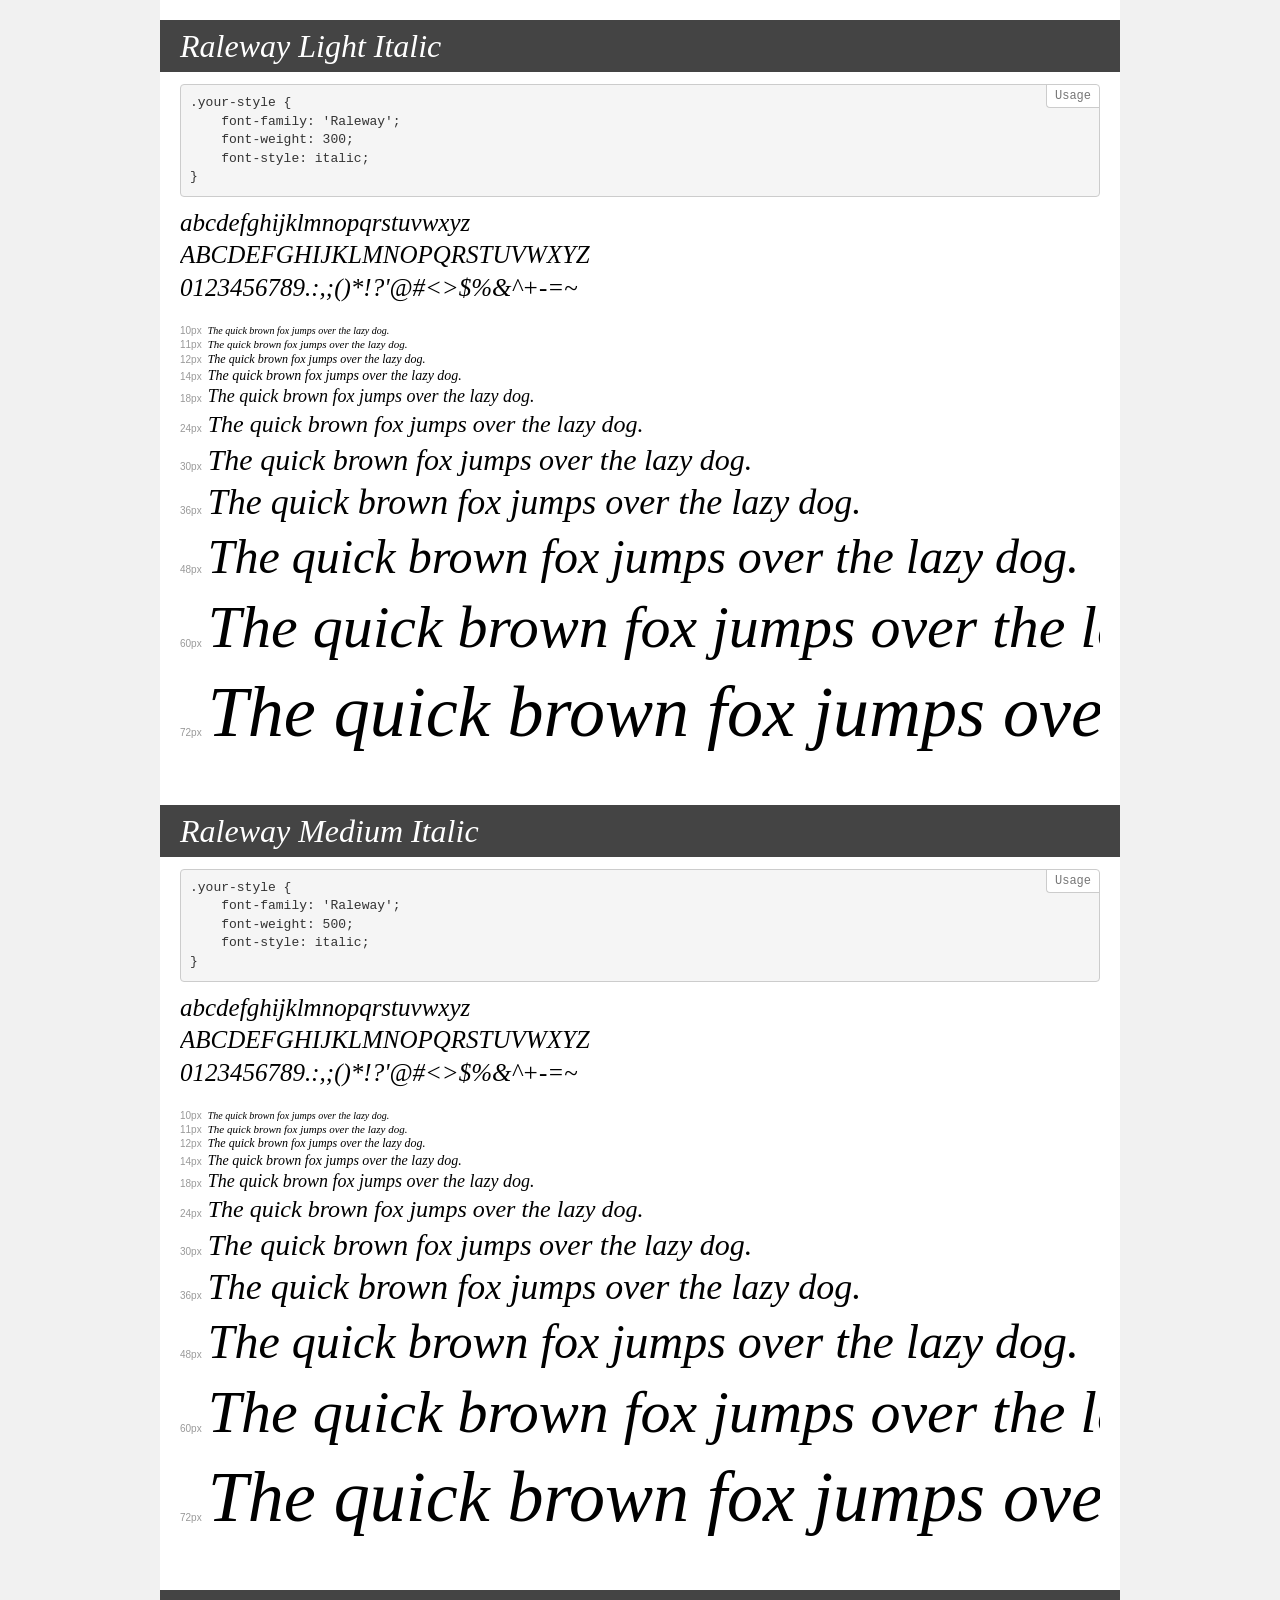
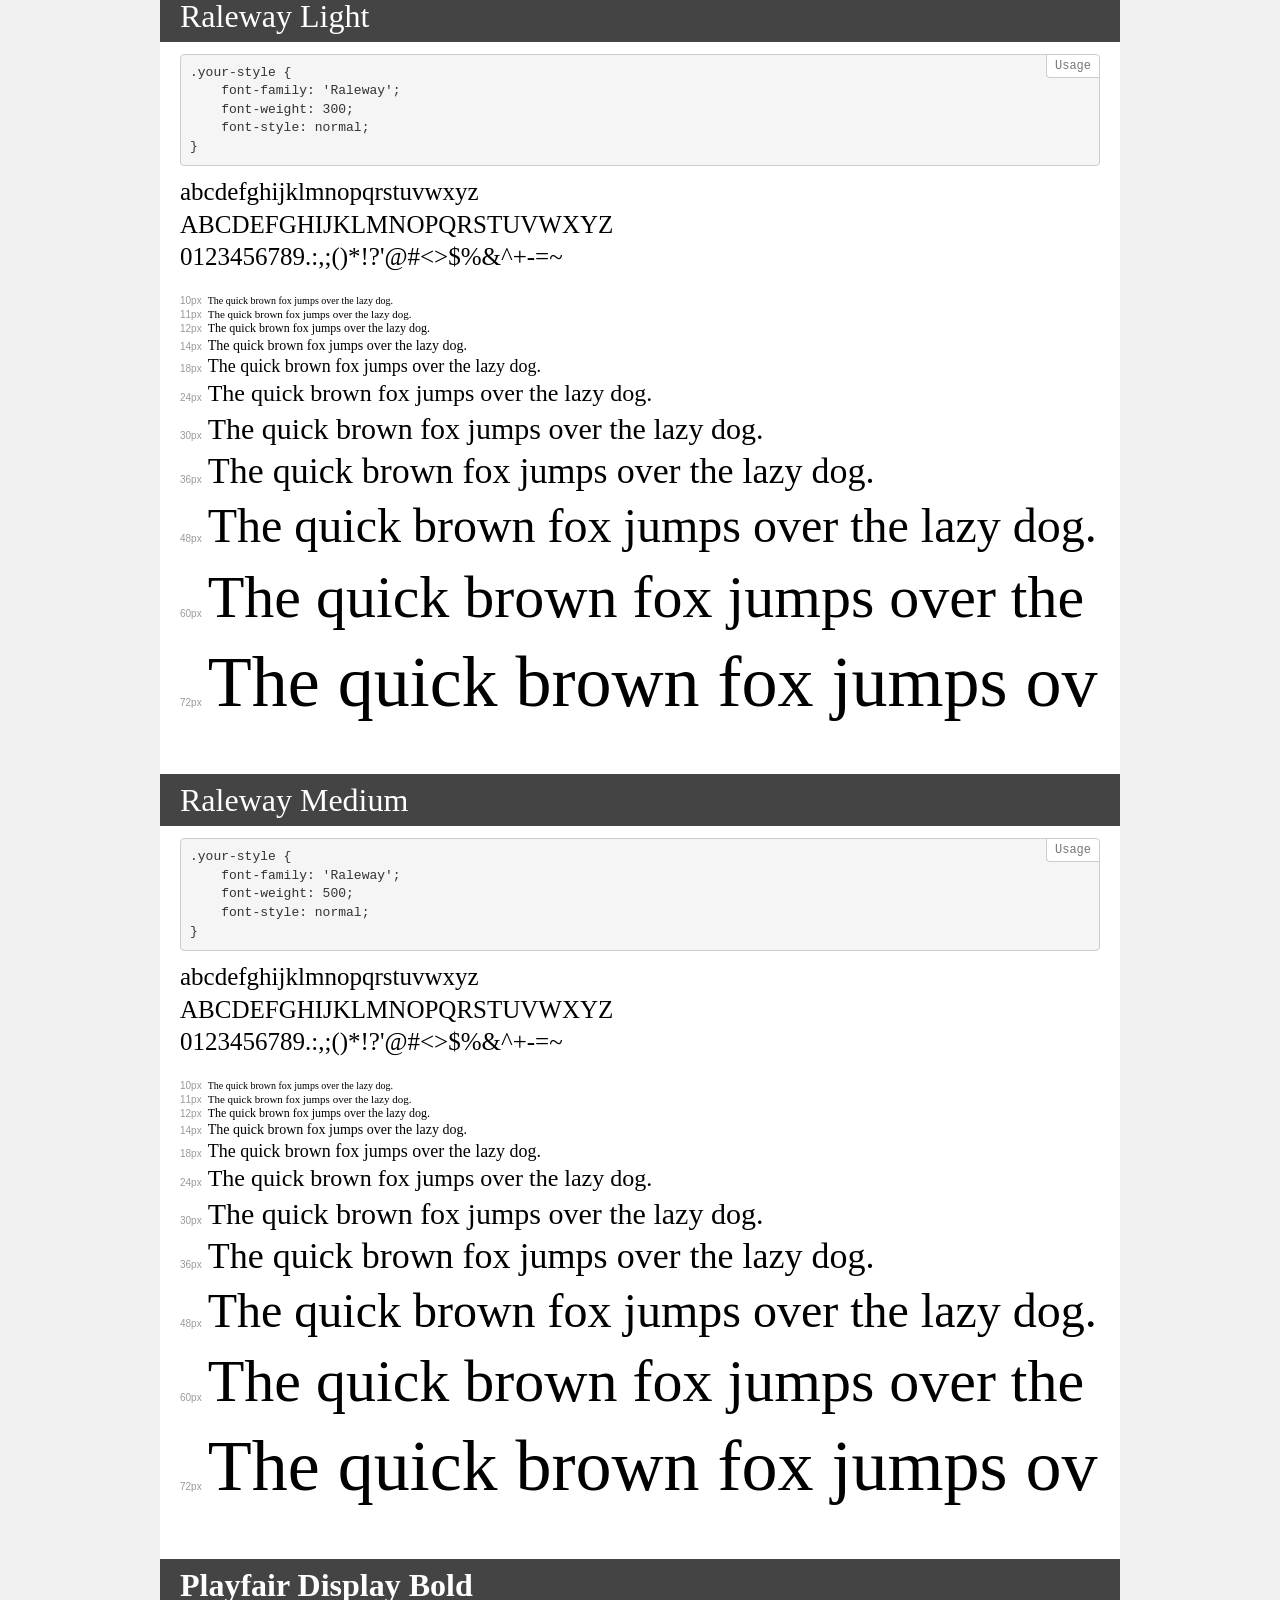
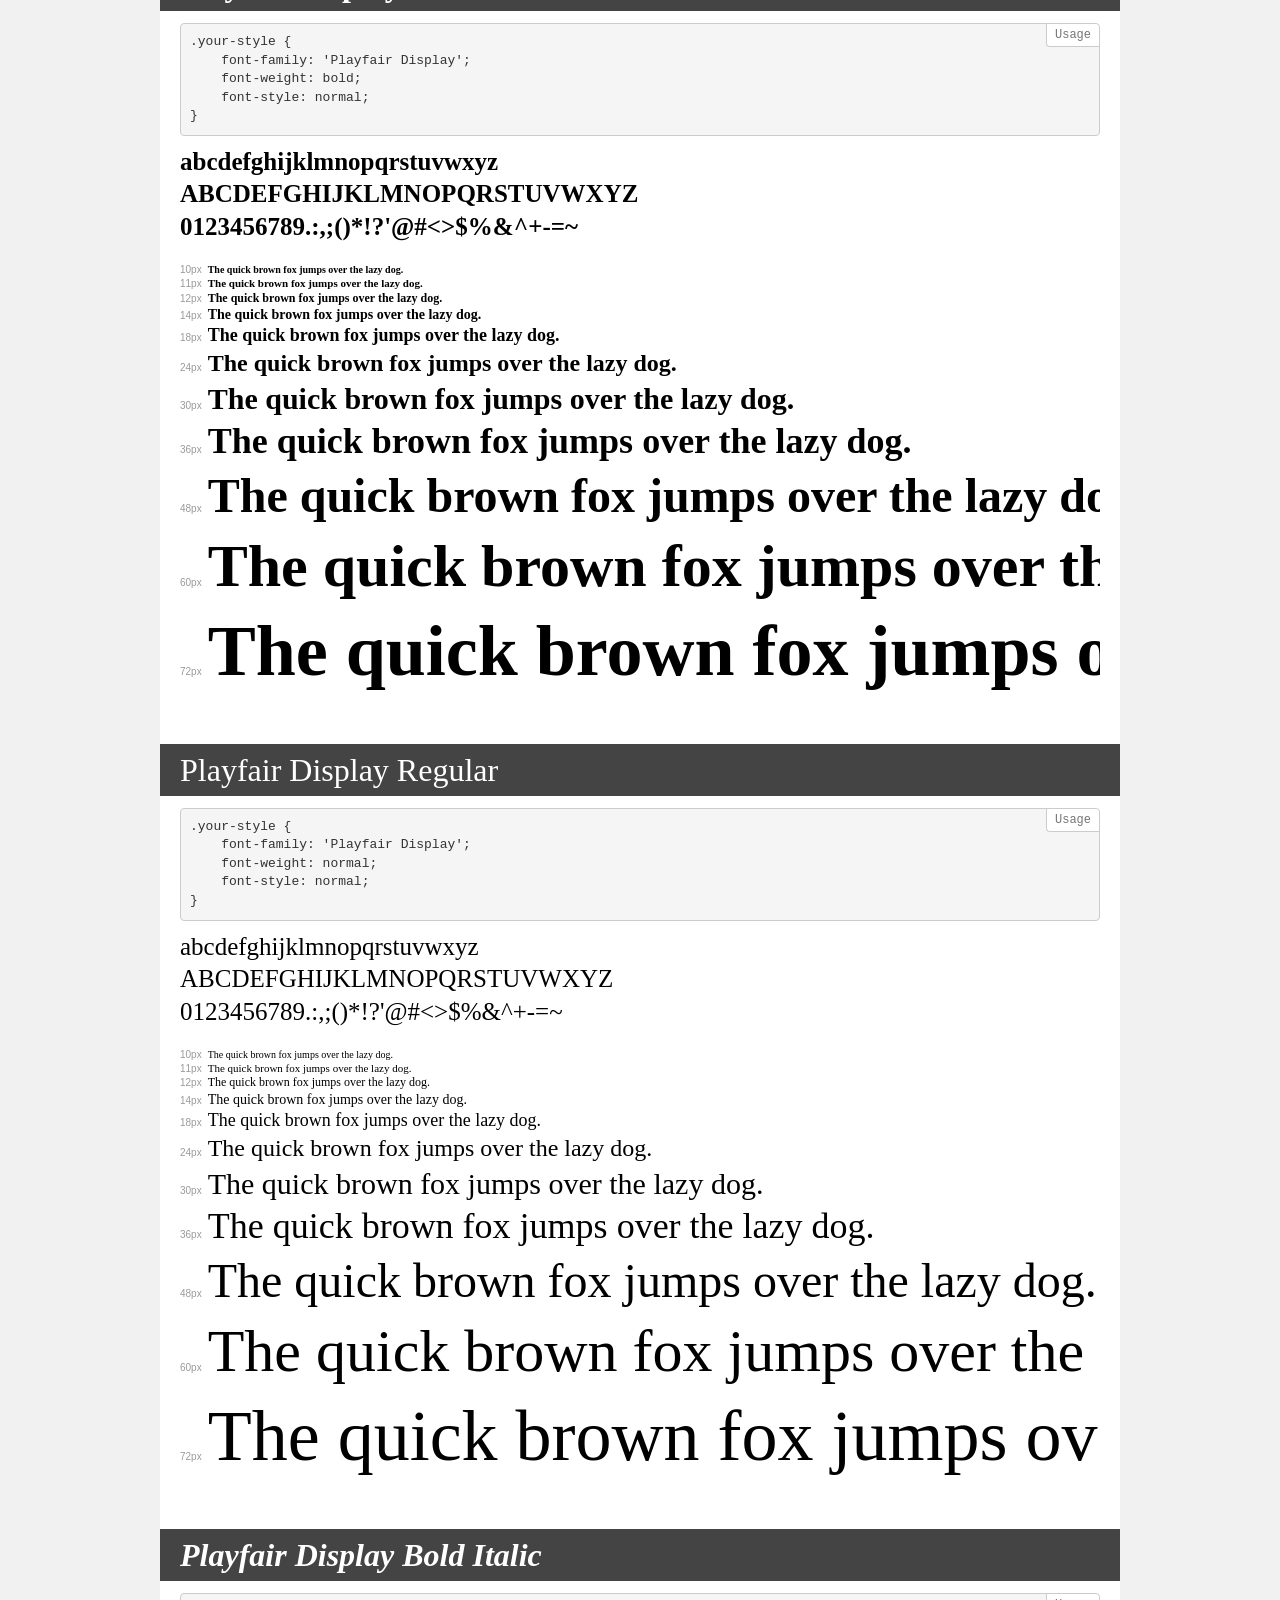
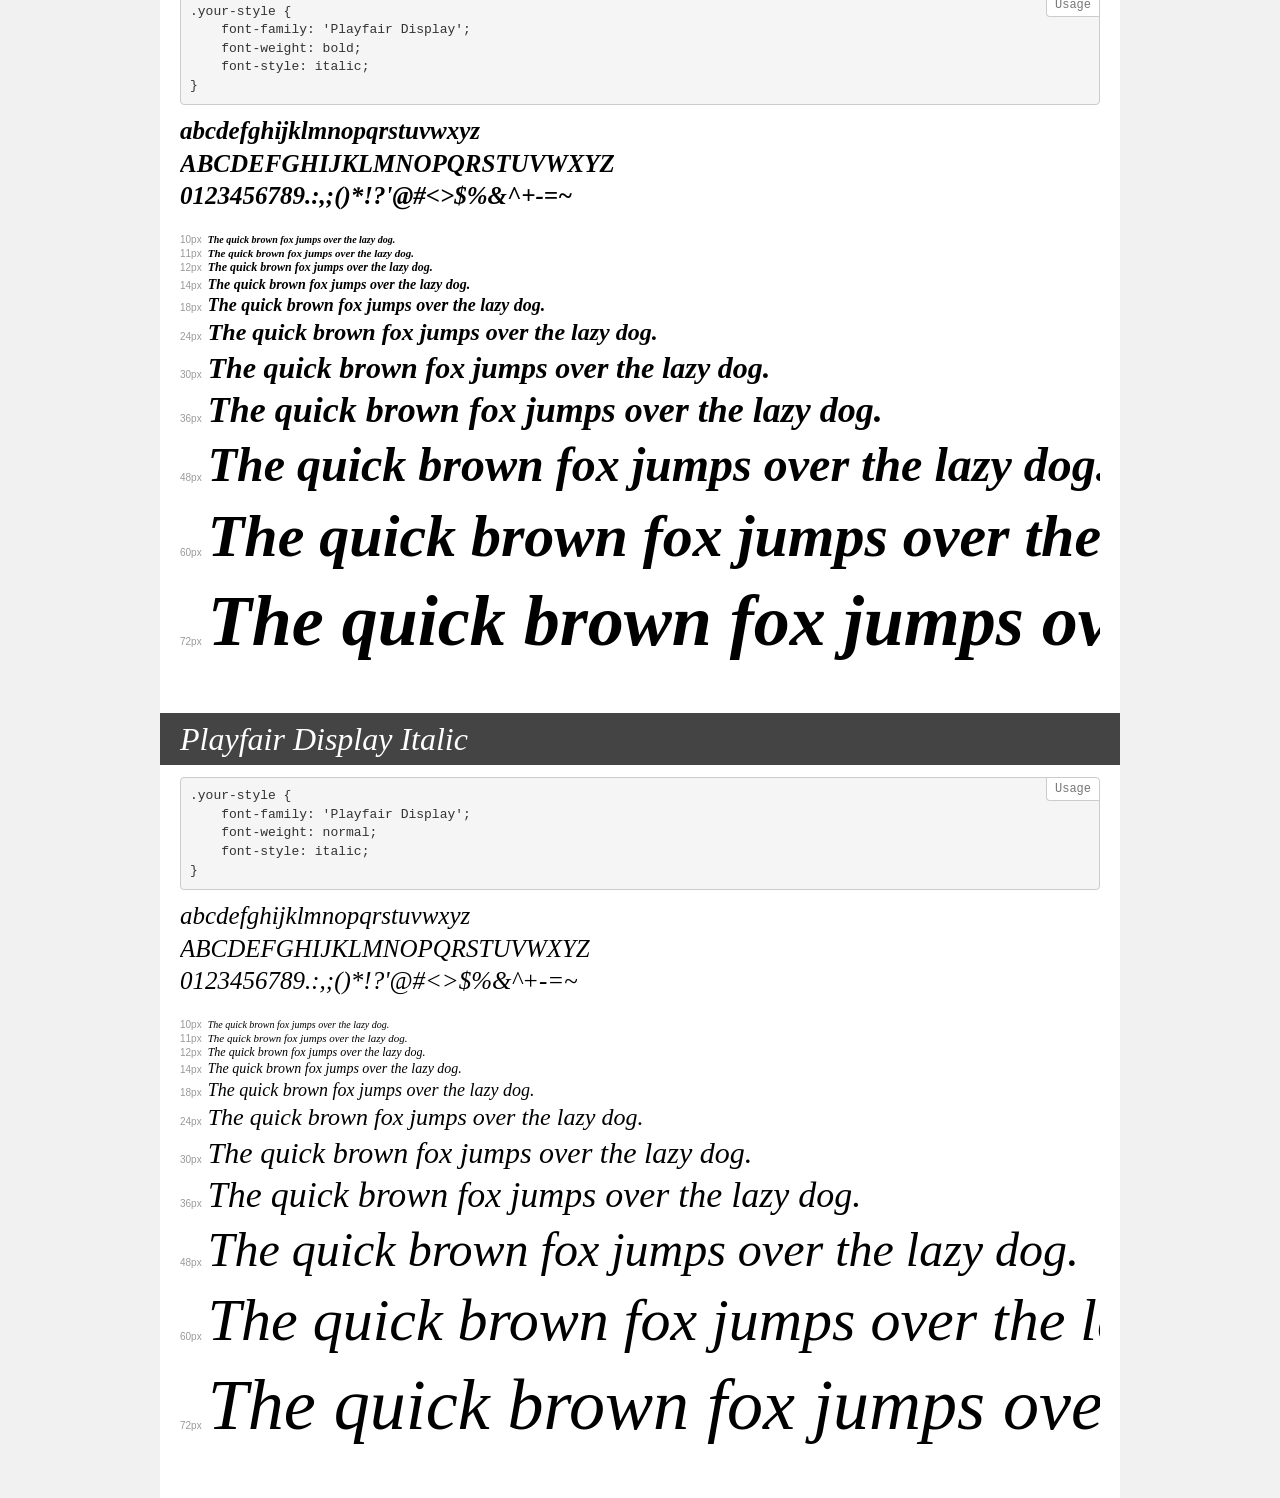
<file: fonts/demo.html>
<!DOCTYPE html>
<html>
<head>
    <meta charset="utf-8">
    <meta http-equiv="X-UA-Compatible" content="IE=edge">
    <meta name="viewport" content="width=device-width, initial-scale=1">
    <meta name="robots" content="noindex, noarchive">
    <meta name="format-detection" content="telephone=no">
    <title>Transfonter demo</title>
    <link href="stylesheet.css" rel="stylesheet">
    <style>
        /*
        http://meyerweb.com/eric/tools/css/reset/
        v2.0 | 20110126
        License: none (public domain)
        */
        html, body, div, span, applet, object, iframe,
        h1, h2, h3, h4, h5, h6, p, blockquote, pre,
        a, abbr, acronym, address, big, cite, code,
        del, dfn, em, img, ins, kbd, q, s, samp,
        small, strike, strong, sub, sup, tt, var,
        b, u, i, center,
        dl, dt, dd, ol, ul, li,
        fieldset, form, label, legend,
        table, caption, tbody, tfoot, thead, tr, th, td,
        article, aside, canvas, details, embed,
        figure, figcaption, footer, header, hgroup,
        menu, nav, output, ruby, section, summary,
        time, mark, audio, video {
            margin: 0;
            padding: 0;
            border: 0;
            font-size: 100%;
            font: inherit;
            vertical-align: baseline;
        }
        /* HTML5 display-role reset for older browsers */
        article, aside, details, figcaption, figure,
        footer, header, hgroup, menu, nav, section {
            display: block;
        }
        body {
            line-height: 1;
        }
        ol, ul {
            list-style: none;
        }
        blockquote, q {
            quotes: none;
        }
        blockquote:before, blockquote:after,
        q:before, q:after {
            content: '';
            content: none;
        }
        table {
            border-collapse: collapse;
            border-spacing: 0;
        }
        /* common styles */
        body {
            background: #f1f1f1;
            color: #000;
        }
        .page {
            background: #fff;
            width: 920px;
            margin: 0 auto;
            padding: 20px 20px 0 20px;
            overflow: hidden;
        }
        .font-container {
            overflow-x: auto;
            overflow-y: hidden;
            margin-bottom: 40px;
            line-height: 1.3;
            white-space: nowrap;
            padding-bottom: 5px;
        }
        h1 {
            position: relative;
            background: #444;
            font-size: 32px;
            color: #fff;
            padding: 10px 20px;
            margin: 0 -20px 12px -20px;
        }
        .letters {
            font-size: 25px;
            margin-bottom: 20px;
        }
        .s10:before {
            content: '10px';
        }
        .s11:before {
            content: '11px';
        }
        .s12:before {
            content: '12px';
        }
        .s14:before {
            content: '14px';
        }
        .s18:before {
            content: '18px';
        }
        .s24:before {
            content: '24px';
        }
        .s30:before {
            content: '30px';
        }
        .s36:before {
            content: '36px';
        }
        .s48:before {
            content: '48px';
        }
        .s60:before {
            content: '60px';
        }
        .s72:before {
            content: '72px';
        }
        .s10:before, .s11:before, .s12:before, .s14:before,
        .s18:before, .s24:before, .s30:before, .s36:before,
        .s48:before, .s60:before, .s72:before {
            font-family: Arial, sans-serif;
            font-size: 10px;
            font-weight: normal;
            font-style: normal;
            color: #999;
            padding-right: 6px;
        }
        pre {
            display: block;
            position: relative;
            padding: 9px;
            margin: 0 0 10px;
            font-family: Monaco, Menlo, Consolas, "Courier New", monospace !important;
            font-size: 13px;
            line-height: 1.428571429;
            color: #333;
            font-weight: normal !important;
            font-style: normal !important;
            background-color: #f5f5f5;
            border: 1px solid #ccc;
            overflow-x: auto;
            border-radius: 4px;
        }
        pre:after {
            display: block;
            position: absolute;
            right: 0;
            top: 0;
            content: 'Usage';
            line-height: 1;
            padding: 5px 8px;
            font-size: 12px;
            color: #767676;
            background-color: #fff;
            border: 1px solid #ccc;
            border-right: none;
            border-top: none;
            border-radius: 0 4px 0 4px;
            z-index: 10;
        }
        /* responsive */
        @media (max-width: 959px) {
            .page {
                width: auto;
                margin: 0;
            }
        }
    </style>
</head>
<body>
<div class="page">
    <div class="demo" style="font-family: 'Raleway'; font-weight: 300; font-style: italic;">
        <h1>Raleway Light Italic</h1>
        <pre>.your-style {
    font-family: 'Raleway';
    font-weight: 300;
    font-style: italic;
}</pre>
        <div class="font-container">
            <p class="letters">
                abcdefghijklmnopqrstuvwxyz<br>
ABCDEFGHIJKLMNOPQRSTUVWXYZ<br>
                0123456789.:,;()*!?'@#<>$%&^+-=~
            </p>
            <p class="s10" style="font-size: 10px;">The quick brown fox jumps over the lazy dog.</p>
            <p class="s11" style="font-size: 11px;">The quick brown fox jumps over the lazy dog.</p>
            <p class="s12" style="font-size: 12px;">The quick brown fox jumps over the lazy dog.</p>
            <p class="s14" style="font-size: 14px;">The quick brown fox jumps over the lazy dog.</p>
            <p class="s18" style="font-size: 18px;">The quick brown fox jumps over the lazy dog.</p>
            <p class="s24" style="font-size: 24px;">The quick brown fox jumps over the lazy dog.</p>
            <p class="s30" style="font-size: 30px;">The quick brown fox jumps over the lazy dog.</p>
            <p class="s36" style="font-size: 36px;">The quick brown fox jumps over the lazy dog.</p>
            <p class="s48" style="font-size: 48px;">The quick brown fox jumps over the lazy dog.</p>
            <p class="s60" style="font-size: 60px;">The quick brown fox jumps over the lazy dog.</p>
            <p class="s72" style="font-size: 72px;">The quick brown fox jumps over the lazy dog.</p>
        </div>
    </div>
    <div class="demo" style="font-family: 'Raleway'; font-weight: 500; font-style: italic;">
        <h1>Raleway Medium Italic</h1>
        <pre>.your-style {
    font-family: 'Raleway';
    font-weight: 500;
    font-style: italic;
}</pre>
        <div class="font-container">
            <p class="letters">
                abcdefghijklmnopqrstuvwxyz<br>
ABCDEFGHIJKLMNOPQRSTUVWXYZ<br>
                0123456789.:,;()*!?'@#<>$%&^+-=~
            </p>
            <p class="s10" style="font-size: 10px;">The quick brown fox jumps over the lazy dog.</p>
            <p class="s11" style="font-size: 11px;">The quick brown fox jumps over the lazy dog.</p>
            <p class="s12" style="font-size: 12px;">The quick brown fox jumps over the lazy dog.</p>
            <p class="s14" style="font-size: 14px;">The quick brown fox jumps over the lazy dog.</p>
            <p class="s18" style="font-size: 18px;">The quick brown fox jumps over the lazy dog.</p>
            <p class="s24" style="font-size: 24px;">The quick brown fox jumps over the lazy dog.</p>
            <p class="s30" style="font-size: 30px;">The quick brown fox jumps over the lazy dog.</p>
            <p class="s36" style="font-size: 36px;">The quick brown fox jumps over the lazy dog.</p>
            <p class="s48" style="font-size: 48px;">The quick brown fox jumps over the lazy dog.</p>
            <p class="s60" style="font-size: 60px;">The quick brown fox jumps over the lazy dog.</p>
            <p class="s72" style="font-size: 72px;">The quick brown fox jumps over the lazy dog.</p>
        </div>
    </div>
    <div class="demo" style="font-family: 'Raleway'; font-weight: 300; font-style: normal;">
        <h1>Raleway Light</h1>
        <pre>.your-style {
    font-family: 'Raleway';
    font-weight: 300;
    font-style: normal;
}</pre>
        <div class="font-container">
            <p class="letters">
                abcdefghijklmnopqrstuvwxyz<br>
ABCDEFGHIJKLMNOPQRSTUVWXYZ<br>
                0123456789.:,;()*!?'@#<>$%&^+-=~
            </p>
            <p class="s10" style="font-size: 10px;">The quick brown fox jumps over the lazy dog.</p>
            <p class="s11" style="font-size: 11px;">The quick brown fox jumps over the lazy dog.</p>
            <p class="s12" style="font-size: 12px;">The quick brown fox jumps over the lazy dog.</p>
            <p class="s14" style="font-size: 14px;">The quick brown fox jumps over the lazy dog.</p>
            <p class="s18" style="font-size: 18px;">The quick brown fox jumps over the lazy dog.</p>
            <p class="s24" style="font-size: 24px;">The quick brown fox jumps over the lazy dog.</p>
            <p class="s30" style="font-size: 30px;">The quick brown fox jumps over the lazy dog.</p>
            <p class="s36" style="font-size: 36px;">The quick brown fox jumps over the lazy dog.</p>
            <p class="s48" style="font-size: 48px;">The quick brown fox jumps over the lazy dog.</p>
            <p class="s60" style="font-size: 60px;">The quick brown fox jumps over the lazy dog.</p>
            <p class="s72" style="font-size: 72px;">The quick brown fox jumps over the lazy dog.</p>
        </div>
    </div>
    <div class="demo" style="font-family: 'Raleway'; font-weight: 500; font-style: normal;">
        <h1>Raleway Medium</h1>
        <pre>.your-style {
    font-family: 'Raleway';
    font-weight: 500;
    font-style: normal;
}</pre>
        <div class="font-container">
            <p class="letters">
                abcdefghijklmnopqrstuvwxyz<br>
ABCDEFGHIJKLMNOPQRSTUVWXYZ<br>
                0123456789.:,;()*!?'@#<>$%&^+-=~
            </p>
            <p class="s10" style="font-size: 10px;">The quick brown fox jumps over the lazy dog.</p>
            <p class="s11" style="font-size: 11px;">The quick brown fox jumps over the lazy dog.</p>
            <p class="s12" style="font-size: 12px;">The quick brown fox jumps over the lazy dog.</p>
            <p class="s14" style="font-size: 14px;">The quick brown fox jumps over the lazy dog.</p>
            <p class="s18" style="font-size: 18px;">The quick brown fox jumps over the lazy dog.</p>
            <p class="s24" style="font-size: 24px;">The quick brown fox jumps over the lazy dog.</p>
            <p class="s30" style="font-size: 30px;">The quick brown fox jumps over the lazy dog.</p>
            <p class="s36" style="font-size: 36px;">The quick brown fox jumps over the lazy dog.</p>
            <p class="s48" style="font-size: 48px;">The quick brown fox jumps over the lazy dog.</p>
            <p class="s60" style="font-size: 60px;">The quick brown fox jumps over the lazy dog.</p>
            <p class="s72" style="font-size: 72px;">The quick brown fox jumps over the lazy dog.</p>
        </div>
    </div>
    <div class="demo" style="font-family: 'Playfair Display'; font-weight: bold; font-style: normal;">
        <h1>Playfair Display Bold</h1>
        <pre>.your-style {
    font-family: 'Playfair Display';
    font-weight: bold;
    font-style: normal;
}</pre>
        <div class="font-container">
            <p class="letters">
                abcdefghijklmnopqrstuvwxyz<br>
ABCDEFGHIJKLMNOPQRSTUVWXYZ<br>
                0123456789.:,;()*!?'@#<>$%&^+-=~
            </p>
            <p class="s10" style="font-size: 10px;">The quick brown fox jumps over the lazy dog.</p>
            <p class="s11" style="font-size: 11px;">The quick brown fox jumps over the lazy dog.</p>
            <p class="s12" style="font-size: 12px;">The quick brown fox jumps over the lazy dog.</p>
            <p class="s14" style="font-size: 14px;">The quick brown fox jumps over the lazy dog.</p>
            <p class="s18" style="font-size: 18px;">The quick brown fox jumps over the lazy dog.</p>
            <p class="s24" style="font-size: 24px;">The quick brown fox jumps over the lazy dog.</p>
            <p class="s30" style="font-size: 30px;">The quick brown fox jumps over the lazy dog.</p>
            <p class="s36" style="font-size: 36px;">The quick brown fox jumps over the lazy dog.</p>
            <p class="s48" style="font-size: 48px;">The quick brown fox jumps over the lazy dog.</p>
            <p class="s60" style="font-size: 60px;">The quick brown fox jumps over the lazy dog.</p>
            <p class="s72" style="font-size: 72px;">The quick brown fox jumps over the lazy dog.</p>
        </div>
    </div>
    <div class="demo" style="font-family: 'Playfair Display'; font-weight: normal; font-style: normal;">
        <h1>Playfair Display Regular</h1>
        <pre>.your-style {
    font-family: 'Playfair Display';
    font-weight: normal;
    font-style: normal;
}</pre>
        <div class="font-container">
            <p class="letters">
                abcdefghijklmnopqrstuvwxyz<br>
ABCDEFGHIJKLMNOPQRSTUVWXYZ<br>
                0123456789.:,;()*!?'@#<>$%&^+-=~
            </p>
            <p class="s10" style="font-size: 10px;">The quick brown fox jumps over the lazy dog.</p>
            <p class="s11" style="font-size: 11px;">The quick brown fox jumps over the lazy dog.</p>
            <p class="s12" style="font-size: 12px;">The quick brown fox jumps over the lazy dog.</p>
            <p class="s14" style="font-size: 14px;">The quick brown fox jumps over the lazy dog.</p>
            <p class="s18" style="font-size: 18px;">The quick brown fox jumps over the lazy dog.</p>
            <p class="s24" style="font-size: 24px;">The quick brown fox jumps over the lazy dog.</p>
            <p class="s30" style="font-size: 30px;">The quick brown fox jumps over the lazy dog.</p>
            <p class="s36" style="font-size: 36px;">The quick brown fox jumps over the lazy dog.</p>
            <p class="s48" style="font-size: 48px;">The quick brown fox jumps over the lazy dog.</p>
            <p class="s60" style="font-size: 60px;">The quick brown fox jumps over the lazy dog.</p>
            <p class="s72" style="font-size: 72px;">The quick brown fox jumps over the lazy dog.</p>
        </div>
    </div>
    <div class="demo" style="font-family: 'Playfair Display'; font-weight: bold; font-style: italic;">
        <h1>Playfair Display Bold Italic</h1>
        <pre>.your-style {
    font-family: 'Playfair Display';
    font-weight: bold;
    font-style: italic;
}</pre>
        <div class="font-container">
            <p class="letters">
                abcdefghijklmnopqrstuvwxyz<br>
ABCDEFGHIJKLMNOPQRSTUVWXYZ<br>
                0123456789.:,;()*!?'@#<>$%&^+-=~
            </p>
            <p class="s10" style="font-size: 10px;">The quick brown fox jumps over the lazy dog.</p>
            <p class="s11" style="font-size: 11px;">The quick brown fox jumps over the lazy dog.</p>
            <p class="s12" style="font-size: 12px;">The quick brown fox jumps over the lazy dog.</p>
            <p class="s14" style="font-size: 14px;">The quick brown fox jumps over the lazy dog.</p>
            <p class="s18" style="font-size: 18px;">The quick brown fox jumps over the lazy dog.</p>
            <p class="s24" style="font-size: 24px;">The quick brown fox jumps over the lazy dog.</p>
            <p class="s30" style="font-size: 30px;">The quick brown fox jumps over the lazy dog.</p>
            <p class="s36" style="font-size: 36px;">The quick brown fox jumps over the lazy dog.</p>
            <p class="s48" style="font-size: 48px;">The quick brown fox jumps over the lazy dog.</p>
            <p class="s60" style="font-size: 60px;">The quick brown fox jumps over the lazy dog.</p>
            <p class="s72" style="font-size: 72px;">The quick brown fox jumps over the lazy dog.</p>
        </div>
    </div>
    <div class="demo" style="font-family: 'Playfair Display'; font-weight: normal; font-style: italic;">
        <h1>Playfair Display Italic</h1>
        <pre>.your-style {
    font-family: 'Playfair Display';
    font-weight: normal;
    font-style: italic;
}</pre>
        <div class="font-container">
            <p class="letters">
                abcdefghijklmnopqrstuvwxyz<br>
ABCDEFGHIJKLMNOPQRSTUVWXYZ<br>
                0123456789.:,;()*!?'@#<>$%&^+-=~
            </p>
            <p class="s10" style="font-size: 10px;">The quick brown fox jumps over the lazy dog.</p>
            <p class="s11" style="font-size: 11px;">The quick brown fox jumps over the lazy dog.</p>
            <p class="s12" style="font-size: 12px;">The quick brown fox jumps over the lazy dog.</p>
            <p class="s14" style="font-size: 14px;">The quick brown fox jumps over the lazy dog.</p>
            <p class="s18" style="font-size: 18px;">The quick brown fox jumps over the lazy dog.</p>
            <p class="s24" style="font-size: 24px;">The quick brown fox jumps over the lazy dog.</p>
            <p class="s30" style="font-size: 30px;">The quick brown fox jumps over the lazy dog.</p>
            <p class="s36" style="font-size: 36px;">The quick brown fox jumps over the lazy dog.</p>
            <p class="s48" style="font-size: 48px;">The quick brown fox jumps over the lazy dog.</p>
            <p class="s60" style="font-size: 60px;">The quick brown fox jumps over the lazy dog.</p>
            <p class="s72" style="font-size: 72px;">The quick brown fox jumps over the lazy dog.</p>
        </div>
    </div>
</div>
</body>
</html>
</file>
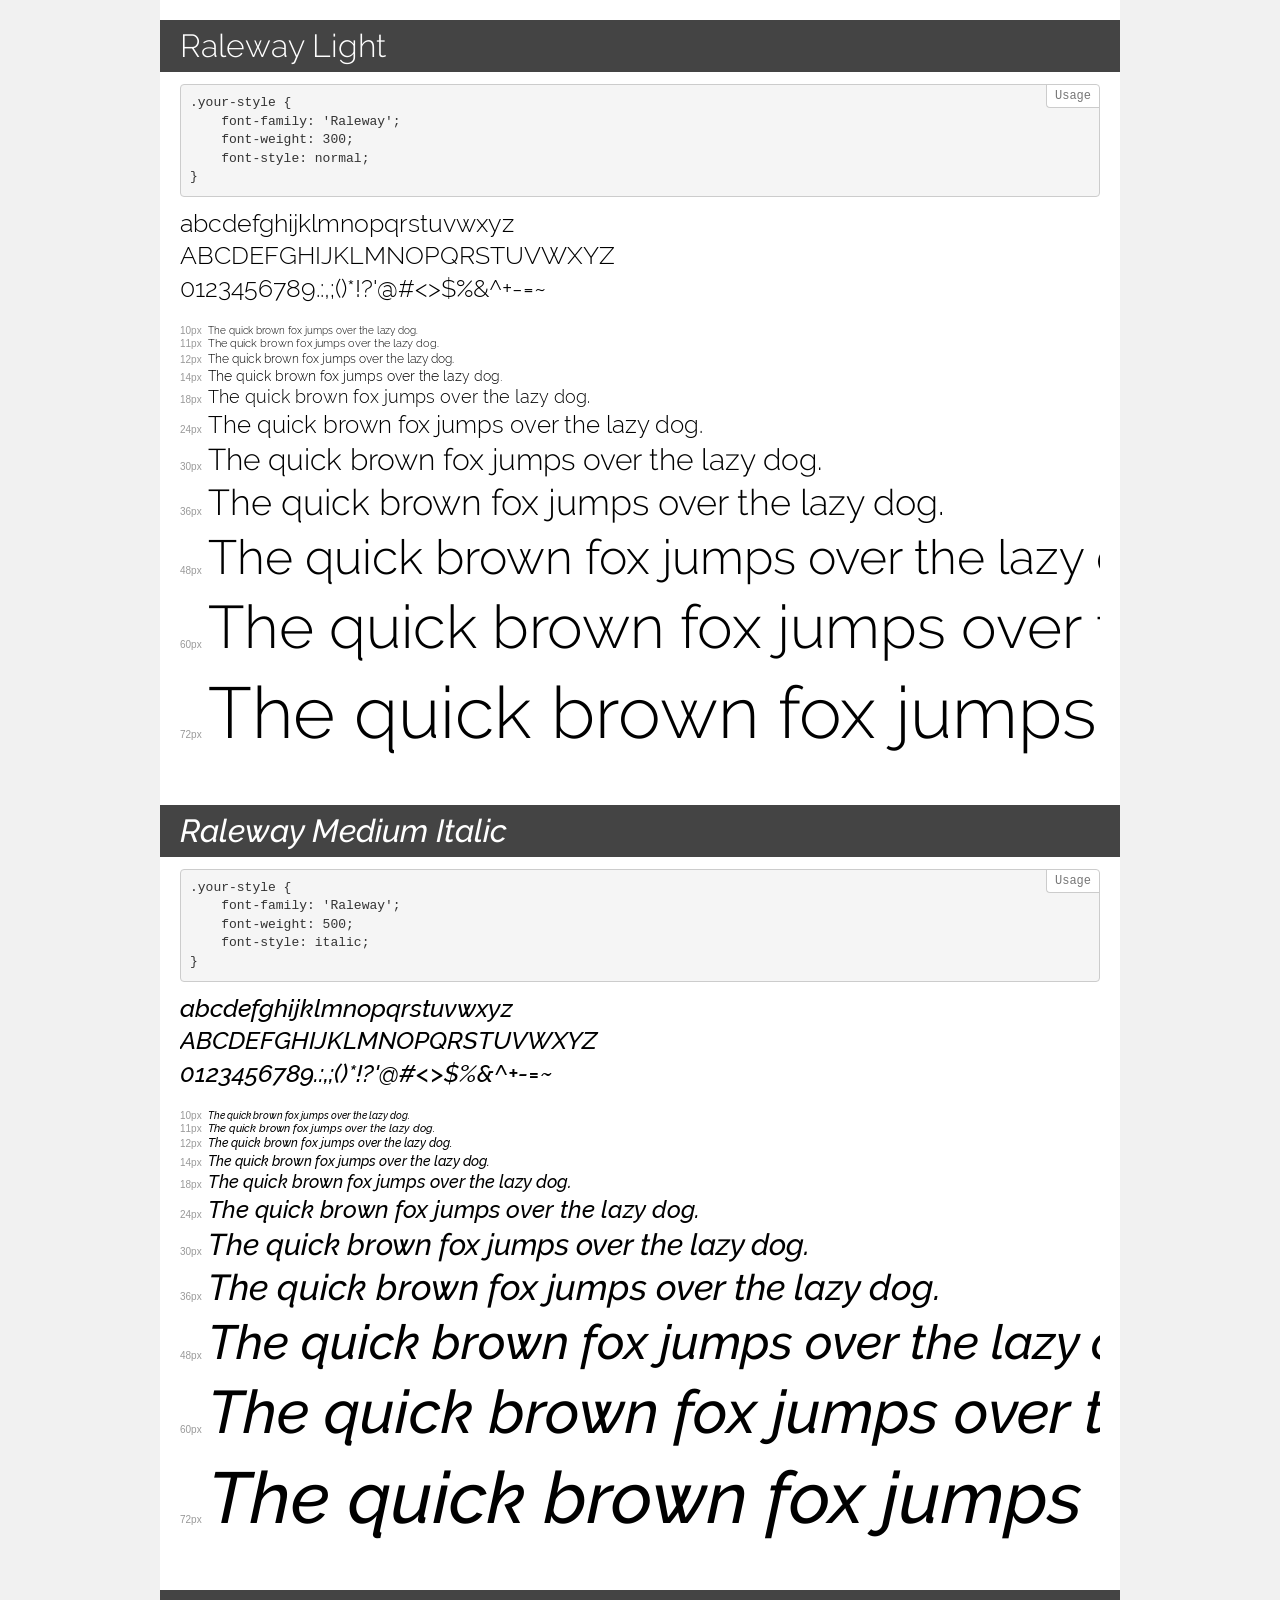
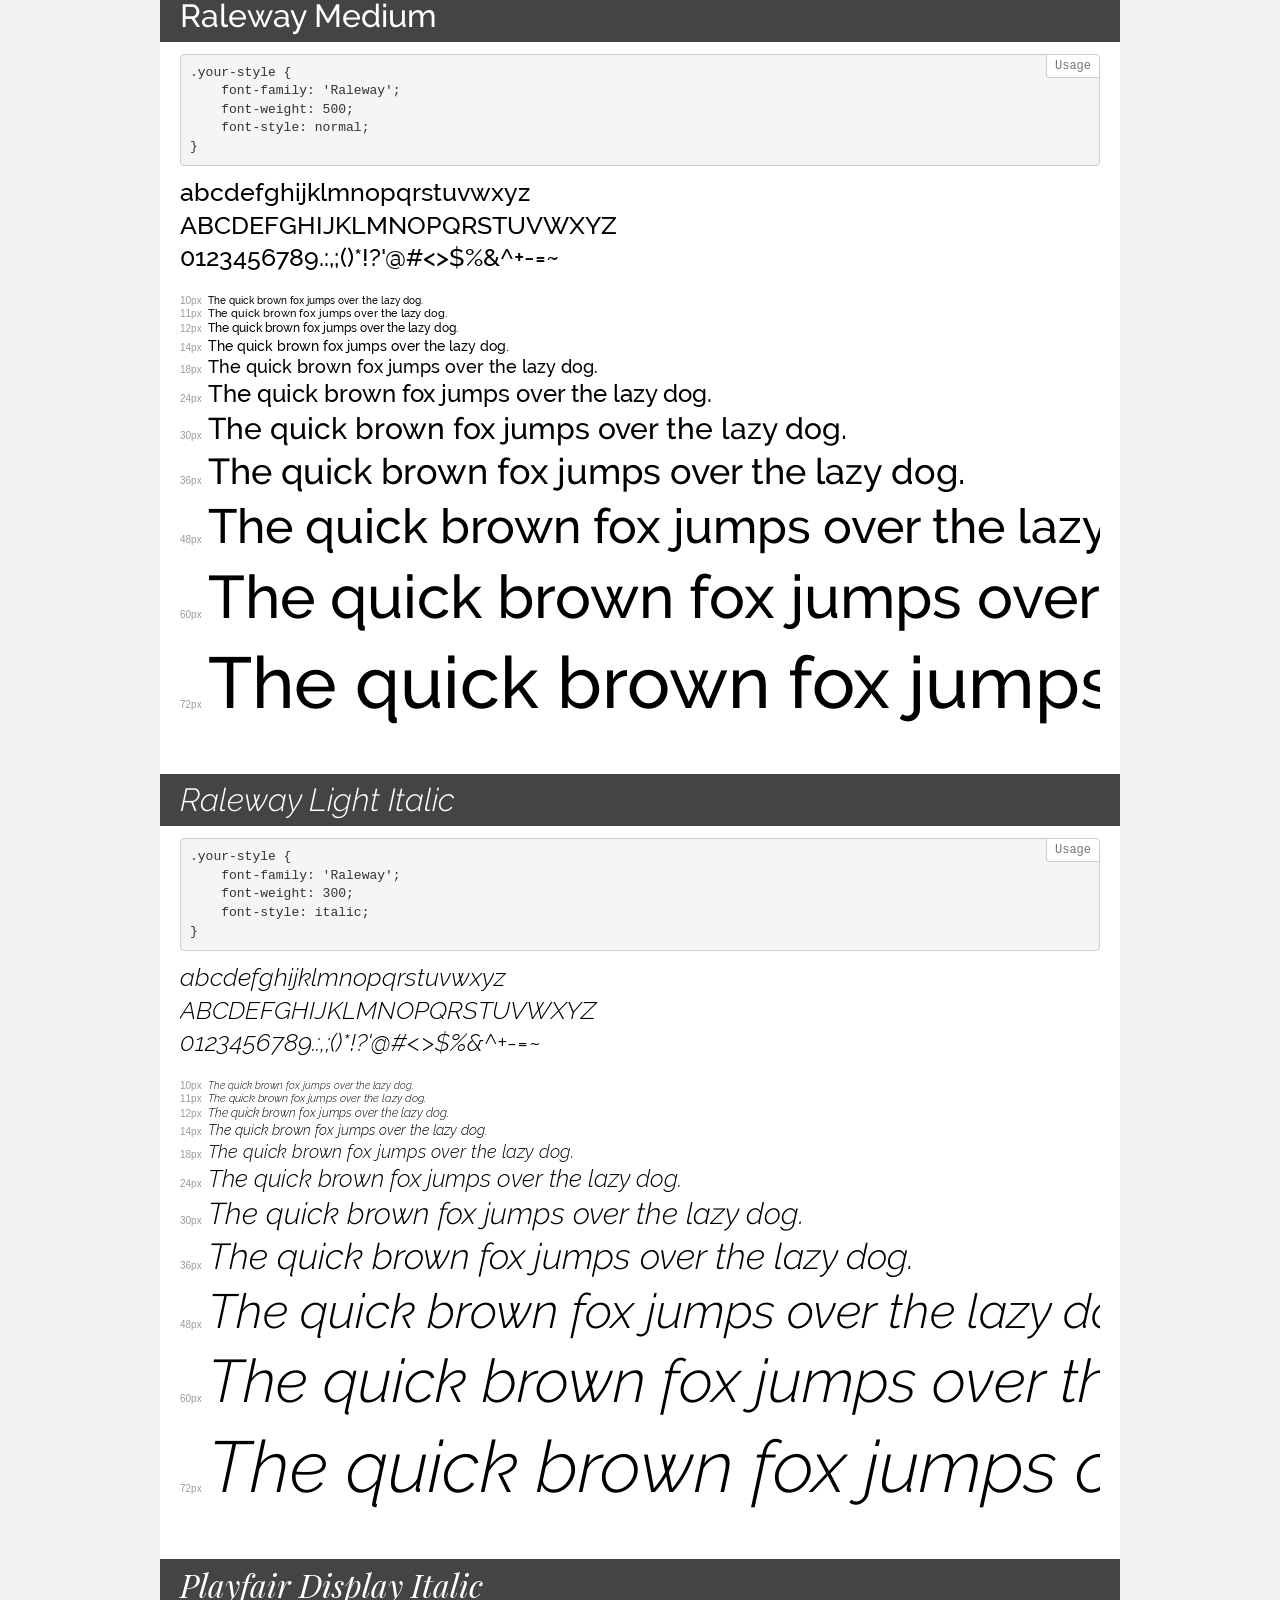
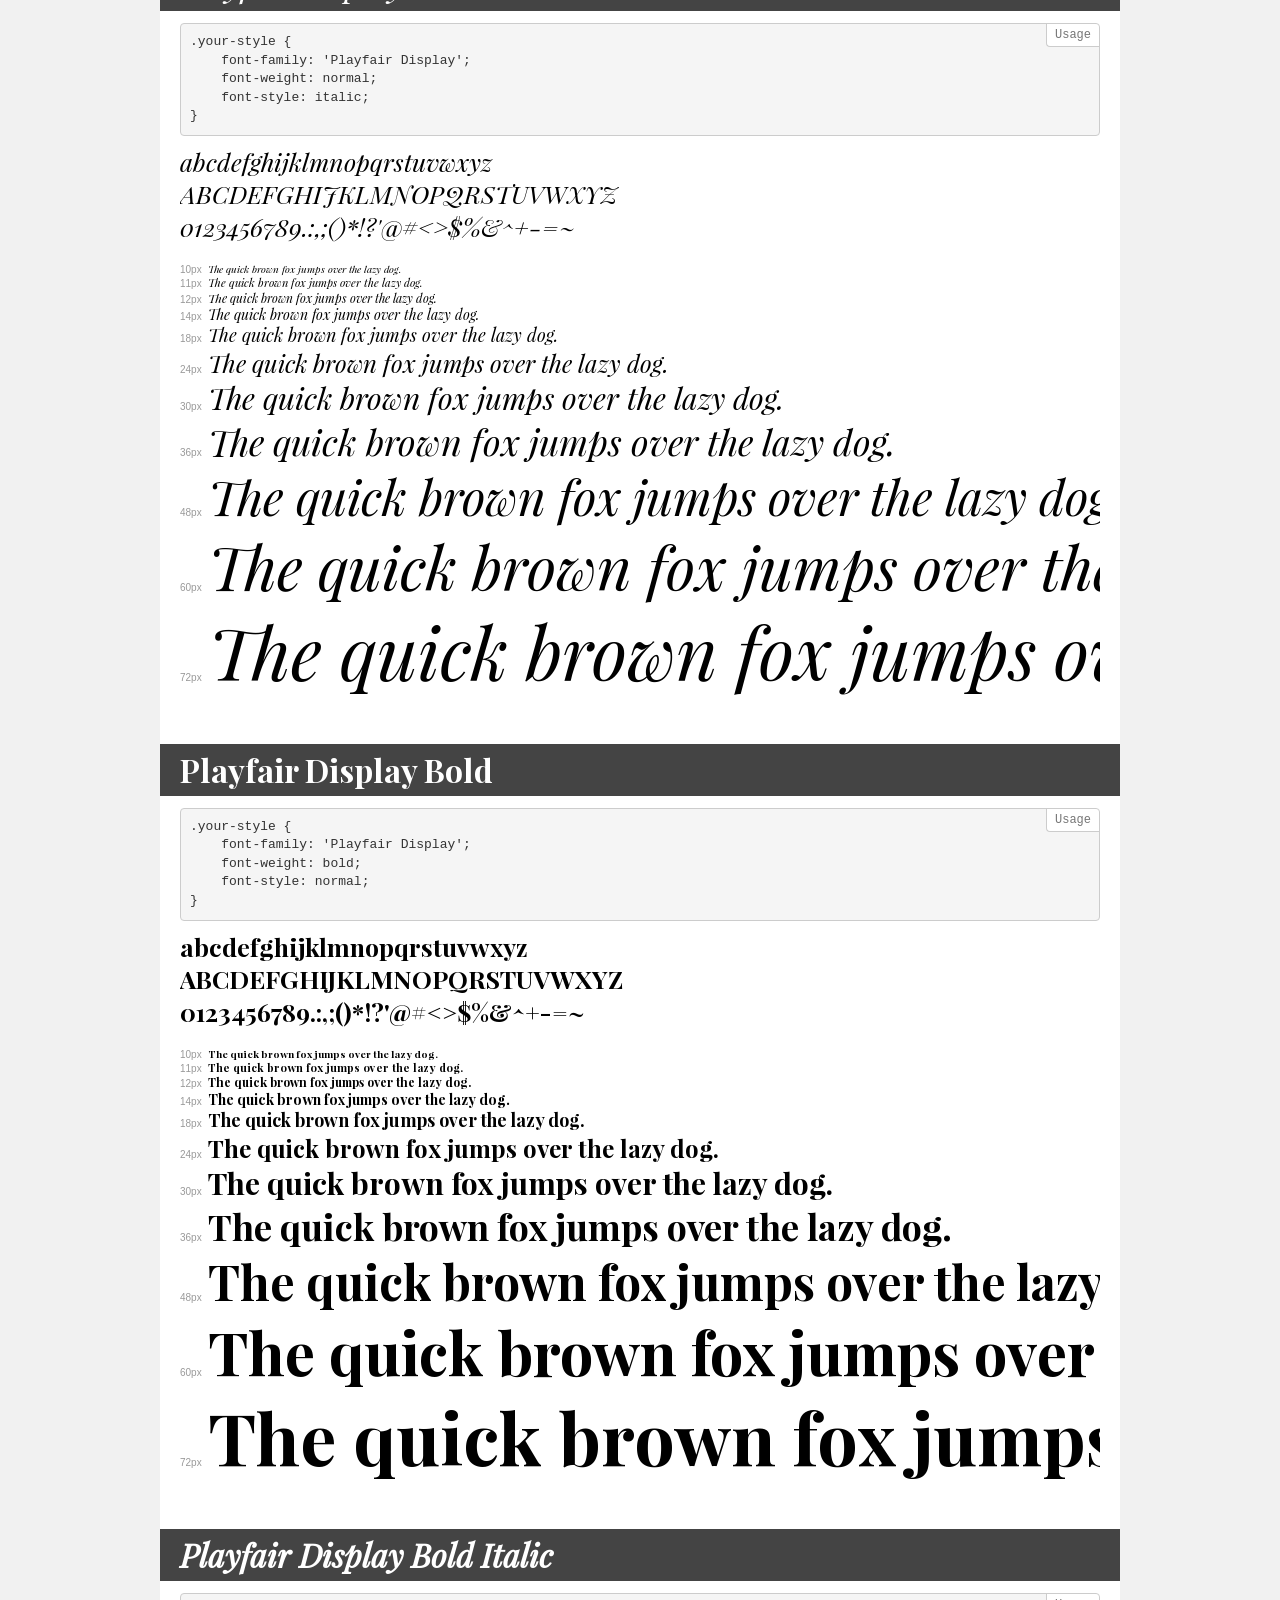
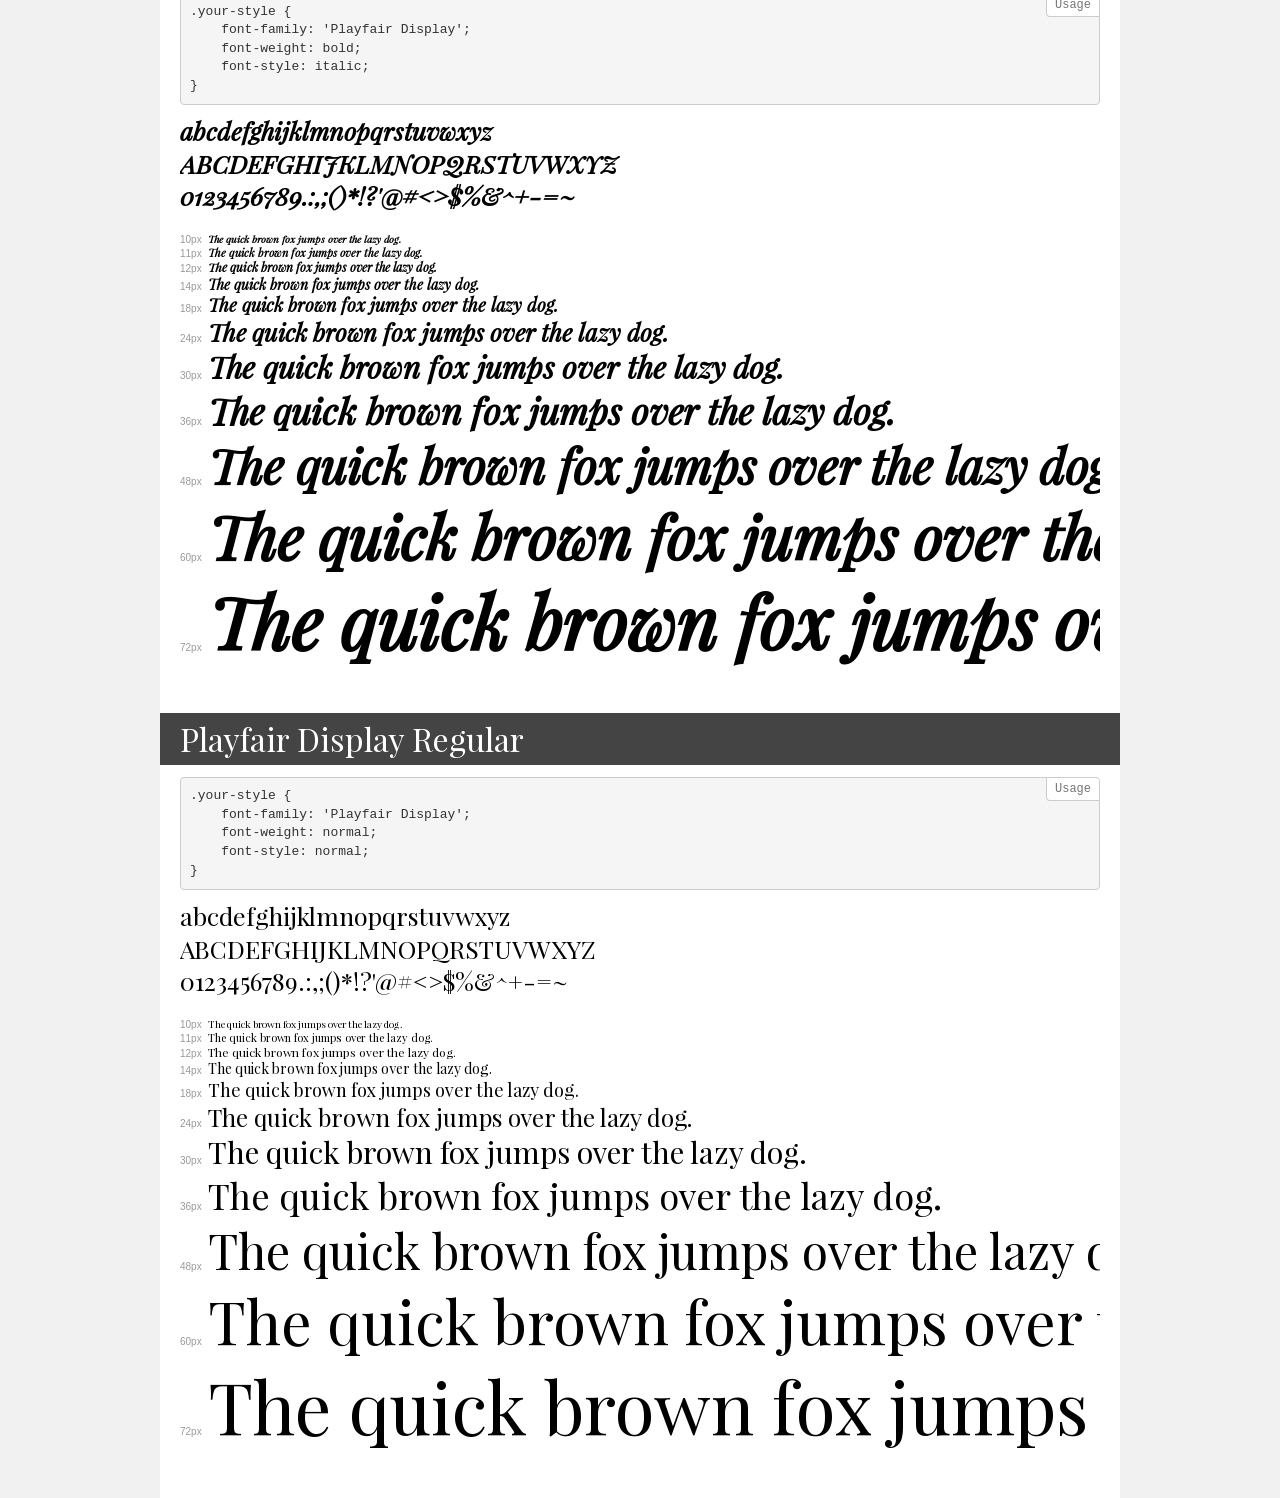
<file: css/fonts/demo.html>
<!DOCTYPE html>
<html>
<head>
    <meta charset="utf-8">
    <meta http-equiv="X-UA-Compatible" content="IE=edge">
    <meta name="viewport" content="width=device-width, initial-scale=1">
    <meta name="robots" content="noindex, noarchive">
    <meta name="format-detection" content="telephone=no">
    <title>Transfonter demo</title>
    <link href="stylesheet.css" rel="stylesheet">
    <style>
        /*
        http://meyerweb.com/eric/tools/css/reset/
        v2.0 | 20110126
        License: none (public domain)
        */
        html, body, div, span, applet, object, iframe,
        h1, h2, h3, h4, h5, h6, p, blockquote, pre,
        a, abbr, acronym, address, big, cite, code,
        del, dfn, em, img, ins, kbd, q, s, samp,
        small, strike, strong, sub, sup, tt, var,
        b, u, i, center,
        dl, dt, dd, ol, ul, li,
        fieldset, form, label, legend,
        table, caption, tbody, tfoot, thead, tr, th, td,
        article, aside, canvas, details, embed,
        figure, figcaption, footer, header, hgroup,
        menu, nav, output, ruby, section, summary,
        time, mark, audio, video {
            margin: 0;
            padding: 0;
            border: 0;
            font-size: 100%;
            font: inherit;
            vertical-align: baseline;
        }
        /* HTML5 display-role reset for older browsers */
        article, aside, details, figcaption, figure,
        footer, header, hgroup, menu, nav, section {
            display: block;
        }
        body {
            line-height: 1;
        }
        ol, ul {
            list-style: none;
        }
        blockquote, q {
            quotes: none;
        }
        blockquote:before, blockquote:after,
        q:before, q:after {
            content: '';
            content: none;
        }
        table {
            border-collapse: collapse;
            border-spacing: 0;
        }
        /* common styles */
        body {
            background: #f1f1f1;
            color: #000;
        }
        .page {
            background: #fff;
            width: 920px;
            margin: 0 auto;
            padding: 20px 20px 0 20px;
            overflow: hidden;
        }
        .font-container {
            overflow-x: auto;
            overflow-y: hidden;
            margin-bottom: 40px;
            line-height: 1.3;
            white-space: nowrap;
            padding-bottom: 5px;
        }
        h1 {
            position: relative;
            background: #444;
            font-size: 32px;
            color: #fff;
            padding: 10px 20px;
            margin: 0 -20px 12px -20px;
        }
        .letters {
            font-size: 25px;
            margin-bottom: 20px;
        }
        .s10:before {
            content: '10px';
        }
        .s11:before {
            content: '11px';
        }
        .s12:before {
            content: '12px';
        }
        .s14:before {
            content: '14px';
        }
        .s18:before {
            content: '18px';
        }
        .s24:before {
            content: '24px';
        }
        .s30:before {
            content: '30px';
        }
        .s36:before {
            content: '36px';
        }
        .s48:before {
            content: '48px';
        }
        .s60:before {
            content: '60px';
        }
        .s72:before {
            content: '72px';
        }
        .s10:before, .s11:before, .s12:before, .s14:before,
        .s18:before, .s24:before, .s30:before, .s36:before,
        .s48:before, .s60:before, .s72:before {
            font-family: Arial, sans-serif;
            font-size: 10px;
            font-weight: normal;
            font-style: normal;
            color: #999;
            padding-right: 6px;
        }
        pre {
            display: block;
            position: relative;
            padding: 9px;
            margin: 0 0 10px;
            font-family: Monaco, Menlo, Consolas, "Courier New", monospace !important;
            font-size: 13px;
            line-height: 1.428571429;
            color: #333;
            font-weight: normal !important;
            font-style: normal !important;
            background-color: #f5f5f5;
            border: 1px solid #ccc;
            overflow-x: auto;
            border-radius: 4px;
        }
        pre:after {
            display: block;
            position: absolute;
            right: 0;
            top: 0;
            content: 'Usage';
            line-height: 1;
            padding: 5px 8px;
            font-size: 12px;
            color: #767676;
            background-color: #fff;
            border: 1px solid #ccc;
            border-right: none;
            border-top: none;
            border-radius: 0 4px 0 4px;
            z-index: 10;
        }
        /* responsive */
        @media (max-width: 959px) {
            .page {
                width: auto;
                margin: 0;
            }
        }
    </style>
</head>
<body>
<div class="page">
    <div class="demo" style="font-family: 'Raleway'; font-weight: 300; font-style: normal;">
        <h1>Raleway Light</h1>
        <pre>.your-style {
    font-family: 'Raleway';
    font-weight: 300;
    font-style: normal;
}</pre>
        <div class="font-container">
            <p class="letters">
                abcdefghijklmnopqrstuvwxyz<br>
ABCDEFGHIJKLMNOPQRSTUVWXYZ<br>
                0123456789.:,;()*!?'@#<>$%&^+-=~
            </p>
            <p class="s10" style="font-size: 10px;">The quick brown fox jumps over the lazy dog.</p>
            <p class="s11" style="font-size: 11px;">The quick brown fox jumps over the lazy dog.</p>
            <p class="s12" style="font-size: 12px;">The quick brown fox jumps over the lazy dog.</p>
            <p class="s14" style="font-size: 14px;">The quick brown fox jumps over the lazy dog.</p>
            <p class="s18" style="font-size: 18px;">The quick brown fox jumps over the lazy dog.</p>
            <p class="s24" style="font-size: 24px;">The quick brown fox jumps over the lazy dog.</p>
            <p class="s30" style="font-size: 30px;">The quick brown fox jumps over the lazy dog.</p>
            <p class="s36" style="font-size: 36px;">The quick brown fox jumps over the lazy dog.</p>
            <p class="s48" style="font-size: 48px;">The quick brown fox jumps over the lazy dog.</p>
            <p class="s60" style="font-size: 60px;">The quick brown fox jumps over the lazy dog.</p>
            <p class="s72" style="font-size: 72px;">The quick brown fox jumps over the lazy dog.</p>
        </div>
    </div>
    <div class="demo" style="font-family: 'Raleway'; font-weight: 500; font-style: italic;">
        <h1>Raleway Medium Italic</h1>
        <pre>.your-style {
    font-family: 'Raleway';
    font-weight: 500;
    font-style: italic;
}</pre>
        <div class="font-container">
            <p class="letters">
                abcdefghijklmnopqrstuvwxyz<br>
ABCDEFGHIJKLMNOPQRSTUVWXYZ<br>
                0123456789.:,;()*!?'@#<>$%&^+-=~
            </p>
            <p class="s10" style="font-size: 10px;">The quick brown fox jumps over the lazy dog.</p>
            <p class="s11" style="font-size: 11px;">The quick brown fox jumps over the lazy dog.</p>
            <p class="s12" style="font-size: 12px;">The quick brown fox jumps over the lazy dog.</p>
            <p class="s14" style="font-size: 14px;">The quick brown fox jumps over the lazy dog.</p>
            <p class="s18" style="font-size: 18px;">The quick brown fox jumps over the lazy dog.</p>
            <p class="s24" style="font-size: 24px;">The quick brown fox jumps over the lazy dog.</p>
            <p class="s30" style="font-size: 30px;">The quick brown fox jumps over the lazy dog.</p>
            <p class="s36" style="font-size: 36px;">The quick brown fox jumps over the lazy dog.</p>
            <p class="s48" style="font-size: 48px;">The quick brown fox jumps over the lazy dog.</p>
            <p class="s60" style="font-size: 60px;">The quick brown fox jumps over the lazy dog.</p>
            <p class="s72" style="font-size: 72px;">The quick brown fox jumps over the lazy dog.</p>
        </div>
    </div>
    <div class="demo" style="font-family: 'Raleway'; font-weight: 500; font-style: normal;">
        <h1>Raleway Medium</h1>
        <pre>.your-style {
    font-family: 'Raleway';
    font-weight: 500;
    font-style: normal;
}</pre>
        <div class="font-container">
            <p class="letters">
                abcdefghijklmnopqrstuvwxyz<br>
ABCDEFGHIJKLMNOPQRSTUVWXYZ<br>
                0123456789.:,;()*!?'@#<>$%&^+-=~
            </p>
            <p class="s10" style="font-size: 10px;">The quick brown fox jumps over the lazy dog.</p>
            <p class="s11" style="font-size: 11px;">The quick brown fox jumps over the lazy dog.</p>
            <p class="s12" style="font-size: 12px;">The quick brown fox jumps over the lazy dog.</p>
            <p class="s14" style="font-size: 14px;">The quick brown fox jumps over the lazy dog.</p>
            <p class="s18" style="font-size: 18px;">The quick brown fox jumps over the lazy dog.</p>
            <p class="s24" style="font-size: 24px;">The quick brown fox jumps over the lazy dog.</p>
            <p class="s30" style="font-size: 30px;">The quick brown fox jumps over the lazy dog.</p>
            <p class="s36" style="font-size: 36px;">The quick brown fox jumps over the lazy dog.</p>
            <p class="s48" style="font-size: 48px;">The quick brown fox jumps over the lazy dog.</p>
            <p class="s60" style="font-size: 60px;">The quick brown fox jumps over the lazy dog.</p>
            <p class="s72" style="font-size: 72px;">The quick brown fox jumps over the lazy dog.</p>
        </div>
    </div>
    <div class="demo" style="font-family: 'Raleway'; font-weight: 300; font-style: italic;">
        <h1>Raleway Light Italic</h1>
        <pre>.your-style {
    font-family: 'Raleway';
    font-weight: 300;
    font-style: italic;
}</pre>
        <div class="font-container">
            <p class="letters">
                abcdefghijklmnopqrstuvwxyz<br>
ABCDEFGHIJKLMNOPQRSTUVWXYZ<br>
                0123456789.:,;()*!?'@#<>$%&^+-=~
            </p>
            <p class="s10" style="font-size: 10px;">The quick brown fox jumps over the lazy dog.</p>
            <p class="s11" style="font-size: 11px;">The quick brown fox jumps over the lazy dog.</p>
            <p class="s12" style="font-size: 12px;">The quick brown fox jumps over the lazy dog.</p>
            <p class="s14" style="font-size: 14px;">The quick brown fox jumps over the lazy dog.</p>
            <p class="s18" style="font-size: 18px;">The quick brown fox jumps over the lazy dog.</p>
            <p class="s24" style="font-size: 24px;">The quick brown fox jumps over the lazy dog.</p>
            <p class="s30" style="font-size: 30px;">The quick brown fox jumps over the lazy dog.</p>
            <p class="s36" style="font-size: 36px;">The quick brown fox jumps over the lazy dog.</p>
            <p class="s48" style="font-size: 48px;">The quick brown fox jumps over the lazy dog.</p>
            <p class="s60" style="font-size: 60px;">The quick brown fox jumps over the lazy dog.</p>
            <p class="s72" style="font-size: 72px;">The quick brown fox jumps over the lazy dog.</p>
        </div>
    </div>
    <div class="demo" style="font-family: 'Playfair Display'; font-weight: normal; font-style: italic;">
        <h1>Playfair Display Italic</h1>
        <pre>.your-style {
    font-family: 'Playfair Display';
    font-weight: normal;
    font-style: italic;
}</pre>
        <div class="font-container">
            <p class="letters">
                abcdefghijklmnopqrstuvwxyz<br>
ABCDEFGHIJKLMNOPQRSTUVWXYZ<br>
                0123456789.:,;()*!?'@#<>$%&^+-=~
            </p>
            <p class="s10" style="font-size: 10px;">The quick brown fox jumps over the lazy dog.</p>
            <p class="s11" style="font-size: 11px;">The quick brown fox jumps over the lazy dog.</p>
            <p class="s12" style="font-size: 12px;">The quick brown fox jumps over the lazy dog.</p>
            <p class="s14" style="font-size: 14px;">The quick brown fox jumps over the lazy dog.</p>
            <p class="s18" style="font-size: 18px;">The quick brown fox jumps over the lazy dog.</p>
            <p class="s24" style="font-size: 24px;">The quick brown fox jumps over the lazy dog.</p>
            <p class="s30" style="font-size: 30px;">The quick brown fox jumps over the lazy dog.</p>
            <p class="s36" style="font-size: 36px;">The quick brown fox jumps over the lazy dog.</p>
            <p class="s48" style="font-size: 48px;">The quick brown fox jumps over the lazy dog.</p>
            <p class="s60" style="font-size: 60px;">The quick brown fox jumps over the lazy dog.</p>
            <p class="s72" style="font-size: 72px;">The quick brown fox jumps over the lazy dog.</p>
        </div>
    </div>
    <div class="demo" style="font-family: 'Playfair Display'; font-weight: bold; font-style: normal;">
        <h1>Playfair Display Bold</h1>
        <pre>.your-style {
    font-family: 'Playfair Display';
    font-weight: bold;
    font-style: normal;
}</pre>
        <div class="font-container">
            <p class="letters">
                abcdefghijklmnopqrstuvwxyz<br>
ABCDEFGHIJKLMNOPQRSTUVWXYZ<br>
                0123456789.:,;()*!?'@#<>$%&^+-=~
            </p>
            <p class="s10" style="font-size: 10px;">The quick brown fox jumps over the lazy dog.</p>
            <p class="s11" style="font-size: 11px;">The quick brown fox jumps over the lazy dog.</p>
            <p class="s12" style="font-size: 12px;">The quick brown fox jumps over the lazy dog.</p>
            <p class="s14" style="font-size: 14px;">The quick brown fox jumps over the lazy dog.</p>
            <p class="s18" style="font-size: 18px;">The quick brown fox jumps over the lazy dog.</p>
            <p class="s24" style="font-size: 24px;">The quick brown fox jumps over the lazy dog.</p>
            <p class="s30" style="font-size: 30px;">The quick brown fox jumps over the lazy dog.</p>
            <p class="s36" style="font-size: 36px;">The quick brown fox jumps over the lazy dog.</p>
            <p class="s48" style="font-size: 48px;">The quick brown fox jumps over the lazy dog.</p>
            <p class="s60" style="font-size: 60px;">The quick brown fox jumps over the lazy dog.</p>
            <p class="s72" style="font-size: 72px;">The quick brown fox jumps over the lazy dog.</p>
        </div>
    </div>
    <div class="demo" style="font-family: 'Playfair Display'; font-weight: bold; font-style: italic;">
        <h1>Playfair Display Bold Italic</h1>
        <pre>.your-style {
    font-family: 'Playfair Display';
    font-weight: bold;
    font-style: italic;
}</pre>
        <div class="font-container">
            <p class="letters">
                abcdefghijklmnopqrstuvwxyz<br>
ABCDEFGHIJKLMNOPQRSTUVWXYZ<br>
                0123456789.:,;()*!?'@#<>$%&^+-=~
            </p>
            <p class="s10" style="font-size: 10px;">The quick brown fox jumps over the lazy dog.</p>
            <p class="s11" style="font-size: 11px;">The quick brown fox jumps over the lazy dog.</p>
            <p class="s12" style="font-size: 12px;">The quick brown fox jumps over the lazy dog.</p>
            <p class="s14" style="font-size: 14px;">The quick brown fox jumps over the lazy dog.</p>
            <p class="s18" style="font-size: 18px;">The quick brown fox jumps over the lazy dog.</p>
            <p class="s24" style="font-size: 24px;">The quick brown fox jumps over the lazy dog.</p>
            <p class="s30" style="font-size: 30px;">The quick brown fox jumps over the lazy dog.</p>
            <p class="s36" style="font-size: 36px;">The quick brown fox jumps over the lazy dog.</p>
            <p class="s48" style="font-size: 48px;">The quick brown fox jumps over the lazy dog.</p>
            <p class="s60" style="font-size: 60px;">The quick brown fox jumps over the lazy dog.</p>
            <p class="s72" style="font-size: 72px;">The quick brown fox jumps over the lazy dog.</p>
        </div>
    </div>
    <div class="demo" style="font-family: 'Playfair Display'; font-weight: normal; font-style: normal;">
        <h1>Playfair Display Regular</h1>
        <pre>.your-style {
    font-family: 'Playfair Display';
    font-weight: normal;
    font-style: normal;
}</pre>
        <div class="font-container">
            <p class="letters">
                abcdefghijklmnopqrstuvwxyz<br>
ABCDEFGHIJKLMNOPQRSTUVWXYZ<br>
                0123456789.:,;()*!?'@#<>$%&^+-=~
            </p>
            <p class="s10" style="font-size: 10px;">The quick brown fox jumps over the lazy dog.</p>
            <p class="s11" style="font-size: 11px;">The quick brown fox jumps over the lazy dog.</p>
            <p class="s12" style="font-size: 12px;">The quick brown fox jumps over the lazy dog.</p>
            <p class="s14" style="font-size: 14px;">The quick brown fox jumps over the lazy dog.</p>
            <p class="s18" style="font-size: 18px;">The quick brown fox jumps over the lazy dog.</p>
            <p class="s24" style="font-size: 24px;">The quick brown fox jumps over the lazy dog.</p>
            <p class="s30" style="font-size: 30px;">The quick brown fox jumps over the lazy dog.</p>
            <p class="s36" style="font-size: 36px;">The quick brown fox jumps over the lazy dog.</p>
            <p class="s48" style="font-size: 48px;">The quick brown fox jumps over the lazy dog.</p>
            <p class="s60" style="font-size: 60px;">The quick brown fox jumps over the lazy dog.</p>
            <p class="s72" style="font-size: 72px;">The quick brown fox jumps over the lazy dog.</p>
        </div>
    </div>
</div>
</body>
</html>
</file>
<file: fonts/stylesheet.css>
@font-face {
    font-family: 'main-light-i';
    src: url('Raleway-LightItalic.woff2') format('woff2'),
        url('Raleway-LightItalic.woff') format('woff');
    font-weight: 300;
    font-style: italic;
}

@font-face {
    font-family: 'main-i';
    src: url('Raleway-MediumItalic.woff2') format('woff2'),
        url('Raleway-MediumItalic.woff') format('woff');
    font-weight: 500;
    font-style: italic;
}

@font-face {
    font-family: 'main-light';
    src: url('Raleway-Light.woff2') format('woff2'),
        url('Raleway-Light.woff') format('woff');
    font-weight: 300;
    font-style: normal;
}

@font-face {
    font-family: 'main';
    src: url('Raleway-Medium.woff2') format('woff2'),
        url('Raleway-Medium.woff') format('woff');
    font-weight: 500;
    font-style: normal;
}

@font-face {
    font-family: 'headings-bold';
    src: url('PlayfairDisplay-Bold.woff2') format('woff2'),
        url('PlayfairDisplay-Bold.woff') format('woff');
    font-weight: bold;
    font-style: normal;
}

@font-face {
    font-family: 'headings';
    src: url('PlayfairDisplay-Regular.woff2') format('woff2'),
        url('PlayfairDisplay-Regular.woff') format('woff');
    font-weight: normal;
    font-style: normal;
}

@font-face {
    font-family: 'headings-b-i';
    src: url('PlayfairDisplay-BoldItalic.woff2') format('woff2'),
        url('PlayfairDisplay-BoldItalic.woff') format('woff');
    font-weight: bold;
    font-style: italic;
}

@font-face {
    font-family: 'headings-i';
    src: url('PlayfairDisplay-Italic.woff2') format('woff2'),
        url('PlayfairDisplay-Italic.woff') format('woff');
    font-weight: normal;
    font-style: italic;
}
</file>
<file: css/fonts/stylesheet.css>
@font-face {
    font-family: 'Raleway';
    src: url('Raleway-Light.eot');
    src: url('Raleway-Light.eot?#iefix') format('embedded-opentype'),
        url('Raleway-Light.woff2') format('woff2'),
        url('Raleway-Light.woff') format('woff'),
        url('Raleway-Light.ttf') format('truetype'),
        url('Raleway-Light.svg#Raleway-Light') format('svg');
    font-weight: 300;
    font-style: normal;
}

@font-face {
    font-family: 'Raleway';
    src: url('Raleway-MediumItalic.eot');
    src: url('Raleway-MediumItalic.eot?#iefix') format('embedded-opentype'),
        url('Raleway-MediumItalic.woff2') format('woff2'),
        url('Raleway-MediumItalic.woff') format('woff'),
        url('Raleway-MediumItalic.ttf') format('truetype'),
        url('Raleway-MediumItalic.svg#Raleway-MediumItalic') format('svg');
    font-weight: 500;
    font-style: italic;
}

@font-face {
    font-family: 'Raleway';
    src: url('Raleway-Medium.eot');
    src: url('Raleway-Medium.eot?#iefix') format('embedded-opentype'),
        url('Raleway-Medium.woff2') format('woff2'),
        url('Raleway-Medium.woff') format('woff'),
        url('Raleway-Medium.ttf') format('truetype'),
        url('Raleway-Medium.svg#Raleway-Medium') format('svg');
    font-weight: 500;
    font-style: normal;
}

@font-face {
    font-family: 'Raleway';
    src: url('Raleway-LightItalic.eot');
    src: url('Raleway-LightItalic.eot?#iefix') format('embedded-opentype'),
        url('Raleway-LightItalic.woff2') format('woff2'),
        url('Raleway-LightItalic.woff') format('woff'),
        url('Raleway-LightItalic.ttf') format('truetype'),
        url('Raleway-LightItalic.svg#Raleway-LightItalic') format('svg');
    font-weight: 300;
    font-style: italic;
}

@font-face {
    font-family: 'Playfair Display';
    src: url('PlayfairDisplay-Italic.eot');
    src: url('PlayfairDisplay-Italic.eot?#iefix') format('embedded-opentype'),
        url('PlayfairDisplay-Italic.woff2') format('woff2'),
        url('PlayfairDisplay-Italic.woff') format('woff'),
        url('PlayfairDisplay-Italic.ttf') format('truetype'),
        url('PlayfairDisplay-Italic.svg#PlayfairDisplay-Italic') format('svg');
    font-weight: normal;
    font-style: italic;
}

@font-face {
    
    font-family: 'Playfair Display';
    src: url('PlayfairDisplay-Bold.eot');
    src: url('PlayfairDisplay-Bold.eot?#iefix') format('embedded-opentype'),
        url('PlayfairDisplay-Bold.woff2') format('woff2'),
        url('PlayfairDisplay-Bold.woff') format('woff'),
        url('PlayfairDisplay-Bold.ttf') format('truetype'),
        url('PlayfairDisplay-Bold.svg#PlayfairDisplay-Bold') format('svg');
    font-weight: bold;
    font-style: normal;
}

/* @font-face {
    font-family: 'Playfair Display';
    src: url('PlayfairDisplay-BoldItalic.eot');
    src: url('PlayfairDisplay-BoldItalic.eot?#iefix') format('embedded-opentype'),
        url('PlayfairDisplay-BoldItalic.woff2') format('woff2'),
        url('PlayfairDisplay-BoldItalic.woff') format('woff'),
        url('PlayfairDisplay-BoldItalic.ttf') format('truetype'),
        url('PlayfairDisplay-BoldItalic.svg#PlayfairDisplay-BoldItalic') format('svg');
    font-weight: bold;
    font-style: italic;
   
} */

@font-face {
    font-family: 'Playfair Display';
    src: url('PlayfairDisplay-Regular.eot');
    src: url('PlayfairDisplay-Regular.eot?#iefix') format('embedded-opentype'),
        url('PlayfairDisplay-Regular.woff2') format('woff2'),
        url('PlayfairDisplay-Regular.woff') format('woff'),
        url('PlayfairDisplay-Regular.ttf') format('truetype'),
        url('PlayfairDisplay-Regular.svg#PlayfairDisplay-Regular') format('svg');
    font-weight: normal;
    font-style: normal;
}
</file>
